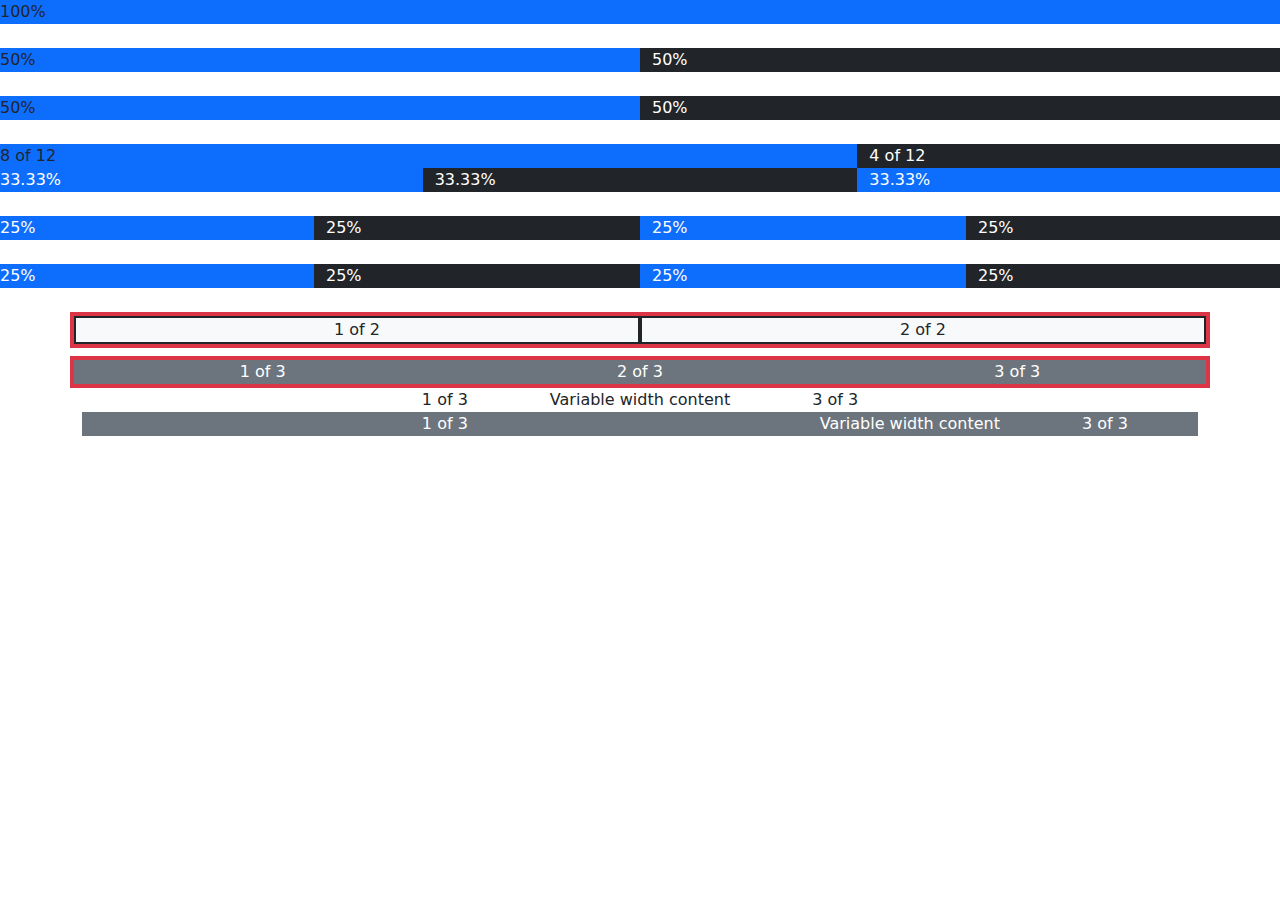
<file: grid-demo.html>
<!DOCTYPE html>
<html lang="en">
  <head>
    <head>
      <meta charset="UTF-8" />
      <meta name="viewport" content="width=device-width, initial-scale=1.0" />
      <title>Bootstrap Lecture - Grid</title>

      <!-- Latest compiled and minified CSS -->
      <link
        href="https://cdn.jsdelivr.net/npm/bootstrap@5.3.3/dist/css/bootstrap.min.css"
        rel="stylesheet"
      />
      <!-- Latest compiled JavaScript -->
      <script src="https://cdn.jsdelivr.net/npm/bootstrap@5.3.3/dist/js/bootstrap.bundle.min.js"></script>

      <!-- Bootstrap Icons -->
      <link
        href="https://cdn.jsdelivr.net/npm/bootstrap-icons@1.7.2/font/bootstrap-icons.css"
        rel="stylesheet"
      />
    </head>
  </head>
  <body>
    <div class="row">
      <div class="col bg-primary">100%</div>
    </div>
    <br />

    <div class="row">
      <div class="col-6 bg-primary">50%</div>
      <div class="col-6 bg-dark text-white">50%</div>
    </div>
    <br />

    <div class="row">
      <div class="col-sm-6 bg-primary">50%</div>
      <div class="col-sm-6 bg-dark text-white">50%</div>
    </div>
    <br />
    <div class="row">
      <div class="col-8 bg-primary">8 of 12</div>
      <div class="col-4 bg-dark text-white">4 of 12</div>
    </div>

    
  <div class="row">
    <div class="col-sm-4 bg-primary text-white">33.33%</div>
    <div class="col-sm-4 bg-dark text-white">33.33%</div>
    <div class="col-sm-4 bg-primary text-white">33.33%</div>
  </div>

  <br>

  <div class="row">
    <div class="col-sm bg-primary text-white">25%</div>
    <div class="col-sm bg-dark text-white">25%</div>
    <div class="col-sm bg-primary text-white">25%</div>
    <div class="col-sm bg-dark text-white">25%</div>
  </div>

  <br>
    
  <div class="row">
    <div class="col bg-primary text-white">25%</div>
    <div class="col bg-dark text-white">25%</div>
    <div class="col bg-primary text-white">25%</div>
    <div class="col bg-dark text-white">25%</div>
  </div>

  <br>

  <div class="container text-center">
    <div class="row bg-light border border-4 border-danger mb-2">
      <div class="col border border-2 border-dark">
        1 of 2
      </div>
      <div class="col border border-2 border-dark">
        2 of 2
      </div>
    </div>

    <div class="row bg-secondary text-white border border-4 border-danger">
      <div class="col-sm">
        1 of 3
      </div>
      <div class="col-sm">
        2 of 3
      </div>
      <div class="col-sm">
        3 of 3
      </div>
    </div>


    <div class="container text-center">
      <div class="row justify-content-center">
        <div class="col col-lg-2">
          1 of 3
        </div>
        <div class="col-md-auto">
          Variable width content
        </div>
        <div class="col col-lg-2">
          3 of 3
        </div>
      </div>
      <div class="row bg-secondary text-white">
        <div class="col">
          1 of 3
        </div>
        <div class="col-md-auto">
          Variable width content
        </div>
        <div class="col col-lg-2">
          3 of 3
        </div>
      </div>
    </div>
  </body>
</html>
</file>
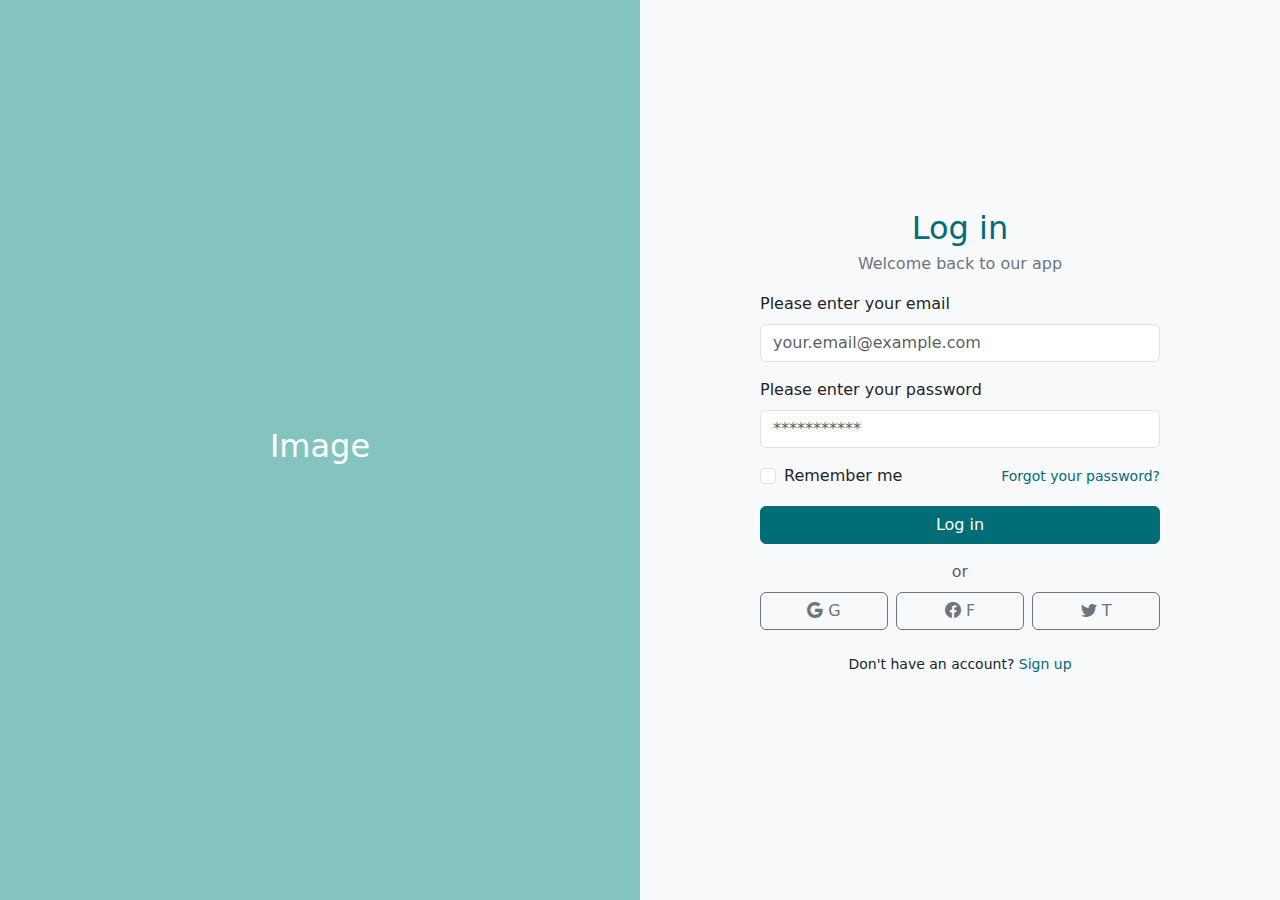
<file: login.html>
<!DOCTYPE html>
<html lang="en">
<head>
  <meta charset="UTF-8" />
  <meta name="viewport" content="width=device-width, initial-scale=1.0" />
  <title>Login Page</title>
  <link href="https://cdn.jsdelivr.net/npm/bootstrap@5.3.0/dist/css/bootstrap.min.css" rel="stylesheet">
  <link rel="stylesheet" href="styles.css">
</head>
<body>
  <div class="container-fluid vh-100 d-flex">
    <div class="row flex-grow-1 w-100">
      
      <!-- Left image column -->
      <div class="col-md-6 d-none d-md-flex align-items-center justify-content-center img-side">
        <div class="text-center">
          <h1 class="image-placeholder">Image</h1>
        </div>
      </div>

      <!-- Right login form -->
      <div class="col-md-6 d-flex align-items-center justify-content-center bg-light px-4">
        <div class="w-100" style="max-width: 400px;">
          <h2 class="text-center mb-1 text-main">Log in</h2>
          <p class="text-center text-secondary">Welcome back to our app</p>

          <form>
            <div class="mb-3">
              <label class="form-label">Please enter your email</label>
              <input type="email" class="form-control" placeholder="your.email@example.com">
            </div>

            <div class="mb-3">
              <label class="form-label">Please enter your password</label>
              <input type="password" class="form-control" placeholder="***********">
            </div>

            <div class="d-flex justify-content-between align-items-center mb-3">
              <div class="form-check">
                <input type="checkbox" class="form-check-input" id="rememberMe">
                <label class="form-check-label" for="rememberMe">Remember me</label>
              </div>
              <a href="#" class="text-decoration-none text-main small">Forgot your password?</a>
            </div>

            <div class="d-grid mb-3">
              <button type="submit" class="btn btn-primary">Log in</button>
            </div>

            <div class="text-center my-2 text-muted">or</div>

            <div class="d-flex justify-content-between">
              <button type="button" class="btn btn-outline-secondary w-100 me-2"><i class="bi bi-google"></i> G</button>
              <button type="button" class="btn btn-outline-secondary w-100 me-2"><i class="bi bi-facebook"></i> F</button>
              <button type="button" class="btn btn-outline-secondary w-100"><i class="bi bi-twitter"></i> T</button>
            </div>
          </form>

          <p class="text-center mt-4 small">Don't have an account? <a href="#" class="text-main text-decoration-none">Sign up</a></p>
        </div>
      </div>
    </div>
  </div>

  <!-- Bootstrap Icons (optional) -->
  <link href="https://cdn.jsdelivr.net/npm/bootstrap-icons@1.10.5/font/bootstrap-icons.css" rel="stylesheet">
</body>
</html>
</file>
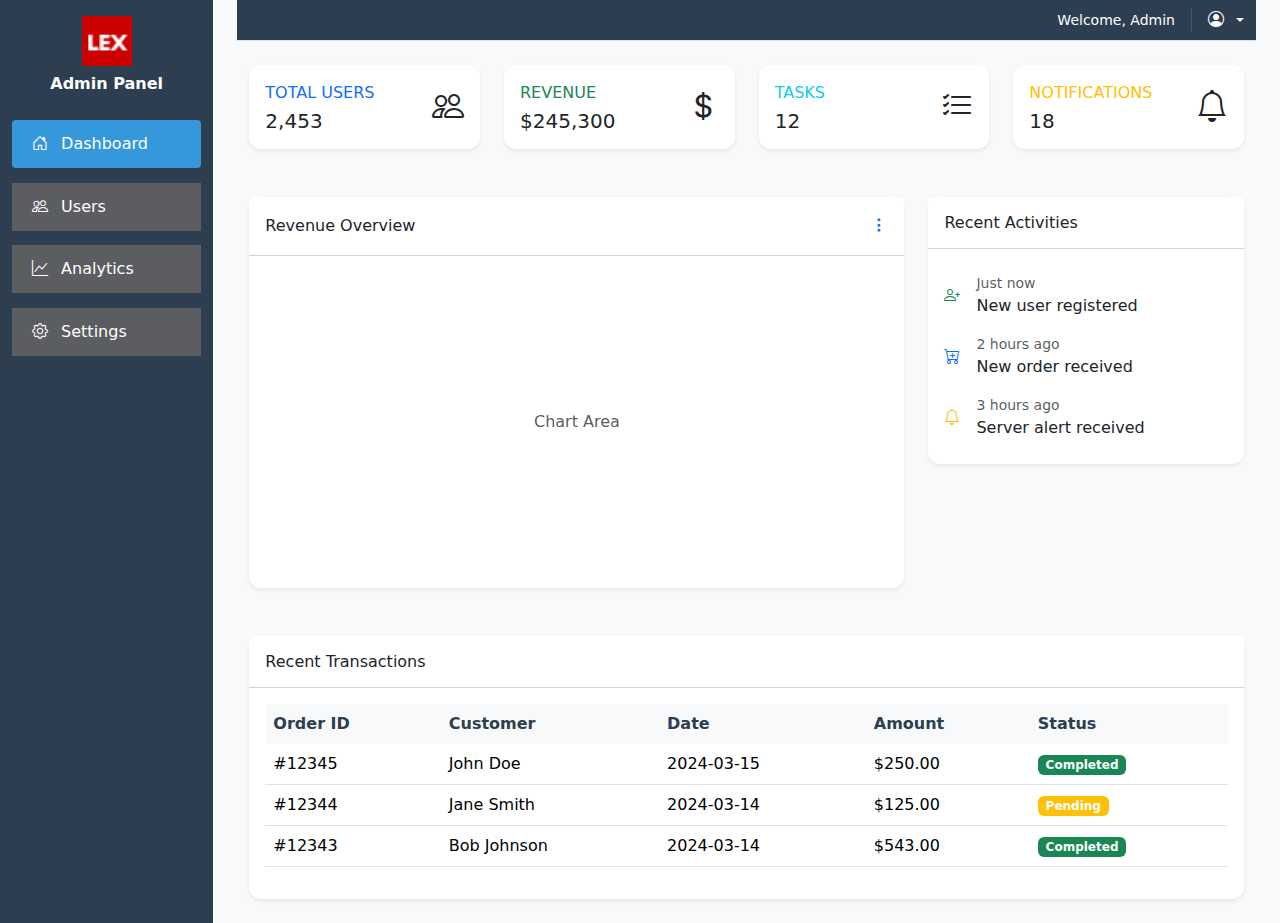
<file: project-demo/dashboard.html>
<!DOCTYPE html>
<html lang="en">
<head>
    <title>Dashboard</title>
    <meta charset="utf-8"/>
    <meta name="viewport" content="width=device-width, initial-scale=1"/>
    <!-- Bootstrap CSS -->
    <link href="https://cdn.jsdelivr.net/npm/bootstrap@5.3.3/dist/css/bootstrap.min.css" rel="stylesheet"/>
    <!-- Bootstrap Icons -->
    <link rel="stylesheet" href="https://cdn.jsdelivr.net/npm/bootstrap-icons@1.11.3/font/bootstrap-icons.min.css">
    <script src="https://cdn.jsdelivr.net/npm/bootstrap@5.3.3/dist/js/bootstrap.bundle.min.js"></script>
    <style>
        :root {
            --primary-color: #2c3e50;
            --secondary-color: #34495e;
            --accent-color: #3498db;
            --success-color: #27ae60;
            --warning-color: #f39c12;
            --danger-color: #e74c3c;
            --light-gray: #f8f9fa;
            --dark-gray: #5c5d60;
        }

        body {
            background-color: var(--light-gray);
        }

        .top-nav {
            background-color: var(--primary-color);
        }

        .sidebar {
            background-color: var(--primary-color);
            min-height: 100vh;
        }

        .sidebar .nav-link {
            color: #fff;
            background-color: var(--dark-gray);
            padding: 0.75rem 1.25rem;
            margin: 0.2rem 0;
        }

        .sidebar .nav-link:hover {
            color: #fff;
            background-color: var(--secondary-color);
            border-radius: 0.25rem;
        }

        .sidebar .nav-link.active {
            color: #fff;
            background-color: var(--accent-color);
            border-radius: 0.25rem;
        }

        .card {
            border: none;
            border-radius: 0.75rem;
        }

        .card-header {
            background-color: #fff;
        }

        .table thead th {
            background-color: var(--light-gray);
            border-bottom: none;
            color: var(--primary-color);
        }


    </style>

</head>
<body>
<div class="container-fluid">
    <div class="row">
        <!-- Sidebar -->
        <nav class="col-md-3 col-lg-2 d-md-block sidebar collapse">
            <div class="sidebar-sticky pt-3">
                <div class="text-center mb-4">
                    <img src="logo.png" alt="Logo" height="50" class="mb-2">
                    <h6 class="text-white fw-bold">Admin Panel</h6>
                </div>
                <ul class="nav flex-column">
                    <li class="nav-item mb-2">
                        <a class="nav-link active" href="#">
                            <i class="bi bi-house-door me-2"></i>
                            Dashboard
                        </a>
                    </li>
                    <li class="nav-item mb-2">
                        <a class="nav-link" href="#">
                            <i class="bi bi-people me-2"></i>
                            Users
                        </a>
                    </li>
                    <li class="nav-item mb-2">
                        <a class="nav-link" href="#">
                            <i class="bi bi-graph-up me-2"></i>
                            Analytics
                        </a>
                    </li>
                    <li class="nav-item mb-2">
                        <a class="nav-link" href="#">
                            <i class="bi bi-gear me-2"></i>
                            Settings
                        </a>
                    </li>
                </ul>
            </div>
        </nav>

        <!-- Main Content -->
        <main class="col-md-9 ms-sm-auto col-lg-10 px-md-4">
            <!-- Top Navigation -->
            <nav class="navbar navbar-expand-lg navbar-dark border-bottom mb-4 top-nav">
                <div class="container-fluid">
                    <button class="navbar-toggler d-md-none" type="button" data-bs-toggle="collapse"
                            data-bs-target=".sidebar">
                        <span class="navbar-toggler-icon"></span>
                    </button>
                    <div class="d-flex align-items-center ms-auto gap-3">
                        <div class="text-white d-none d-sm-block">
                            <small>Welcome, Admin</small>
                        </div>
                        <div class="vr d-none d-sm-block text-white-50"></div>
                        <div class="dropdown">
                            <a class="nav-link dropdown-toggle d-flex align-items-center gap-2  text-white" href="#" role="button"
                               data-bs-toggle="dropdown">
                                <i class="bi bi-person-circle"></i>
                            </a>
                            <ul class="dropdown-menu dropdown-menu-dark dropdown-menu-end">
                                <li><a class="dropdown-item" href="#"><i class="bi bi-person me-2"></i>Profile</a></li>
                                <li><a class="dropdown-item" href="#"><i class="bi bi-gear me-2"></i>Settings</a></li>
                                <li>
                                    <hr class="dropdown-divider">
                                </li>
                                <li><a class="dropdown-item text-danger" href="#"><i
                                        class="bi bi-box-arrow-right me-2"></i>Logout</a></li>
                            </ul>
                        </div>
                    </div>
                </div>
            </nav>

            <!-- Dashboard Content -->
            <div class="container-fluid">
                <!-- Statistics Cards -->
                <div class="row mb-4">
                    <div class="col-xl-3 col-md-6 mb-4">
                        <div class="card stat-card border-0 shadow-sm" style="border-left-color: #4e73df !important;">
                            <div class="card-body">
                                <div class="row align-items-center">
                                    <div class="col">
                                        <div class="text-xs font-weight-bold text-primary text-uppercase mb-1">
                                            Total Users
                                        </div>
                                        <div class="h5 mb-0 font-weight-bold">2,453</div>
                                    </div>
                                    <div class="col-auto">
                                        <i class="bi bi-people fs-2 text-gray-300"></i>
                                    </div>
                                </div>
                            </div>
                        </div>
                    </div>

                    <div class="col-xl-3 col-md-6 mb-4">
                        <div class="card stat-card border-0 shadow-sm" style="border-left-color: #1cc88a !important;">
                            <div class="card-body">
                                <div class="row align-items-center">
                                    <div class="col">
                                        <div class="text-xs font-weight-bold text-success text-uppercase mb-1">
                                            Revenue
                                        </div>
                                        <div class="h5 mb-0 font-weight-bold">$245,300</div>
                                    </div>
                                    <div class="col-auto">
                                        <i class="bi bi-currency-dollar fs-2 text-gray-300"></i>
                                    </div>
                                </div>
                            </div>
                        </div>
                    </div>

                    <div class="col-xl-3 col-md-6 mb-4">
                        <div class="card stat-card border-0 shadow-sm" style="border-left-color: #36b9cc !important;">
                            <div class="card-body">
                                <div class="row align-items-center">
                                    <div class="col">
                                        <div class="text-xs font-weight-bold text-info text-uppercase mb-1">
                                            Tasks
                                        </div>
                                        <div class="h5 mb-0 font-weight-bold">12</div>
                                    </div>
                                    <div class="col-auto">
                                        <i class="bi bi-list-check fs-2 text-gray-300"></i>
                                    </div>
                                </div>
                            </div>
                        </div>
                    </div>

                    <div class="col-xl-3 col-md-6 mb-4">
                        <div class="card stat-card border-0 shadow-sm" style="border-left-color: #f6c23e !important;">
                            <div class="card-body">
                                <div class="row align-items-center">
                                    <div class="col">
                                        <div class="text-xs font-weight-bold text-warning text-uppercase mb-1">
                                            Notifications
                                        </div>
                                        <div class="h5 mb-0 font-weight-bold">18</div>
                                    </div>
                                    <div class="col-auto">
                                        <i class="bi bi-bell fs-2 text-gray-300"></i>
                                    </div>
                                </div>
                            </div>
                        </div>
                    </div>
                </div>

                <!-- Charts Row -->
                <div class="row mb-4">
                    <div class="col-xl-8 col-lg-7">
                        <div class="card shadow-sm mb-4">
                            <div class="card-header py-3 d-flex align-items-center justify-content-between">
                                <h6 class="m-0 font-weight-bold">Revenue Overview</h6>
                                <div class="dropdown">
                                    <button class="btn btn-link p-0" type="button" data-bs-toggle="dropdown">
                                        <i class="bi bi-three-dots-vertical"></i>
                                    </button>
                                    <ul class="dropdown-menu dropdown-menu-end">
                                        <li><a class="dropdown-item" href="#">View Details</a></li>
                                        <li><a class="dropdown-item" href="#">Export Data</a></li>
                                    </ul>
                                </div>
                            </div>
                            <div class="card-body">
                                <div class="chart-area" style="height: 300px;">
                                    <!-- Add your chart here -->
                                    <div class="d-flex justify-content-center align-items-center h-100 text-muted">
                                        Chart Area
                                    </div>
                                </div>
                            </div>
                        </div>
                    </div>

                    <div class="col-xl-4 col-lg-5">
                        <div class="card shadow-sm mb-4">
                            <div class="card-header py-3">
                                <h6 class="m-0 font-weight-bold">Recent Activities</h6>
                            </div>
                            <div class="card-body">
                                <div class="list-group list-group-flush">
                                    <div class="list-group-item border-0 px-0">
                                        <div class="d-flex align-items-center">
                                            <div class="flex-shrink-0">
                                                <i class="bi bi-person-plus text-success"></i>
                                            </div>
                                            <div class="flex-grow-1 ms-3">
                                                <div class="small text-muted">Just now</div>
                                                <div>New user registered</div>
                                            </div>
                                        </div>
                                    </div>
                                    <div class="list-group-item border-0 px-0">
                                        <div class="d-flex align-items-center">
                                            <div class="flex-shrink-0">
                                                <i class="bi bi-cart-plus text-primary"></i>
                                            </div>
                                            <div class="flex-grow-1 ms-3">
                                                <div class="small text-muted">2 hours ago</div>
                                                <div>New order received</div>
                                            </div>
                                        </div>
                                    </div>
                                    <div class="list-group-item border-0 px-0">
                                        <div class="d-flex align-items-center">
                                            <div class="flex-shrink-0">
                                                <i class="bi bi-bell text-warning"></i>
                                            </div>
                                            <div class="flex-grow-1 ms-3">
                                                <div class="small text-muted">3 hours ago</div>
                                                <div>Server alert received</div>
                                            </div>
                                        </div>
                                    </div>
                                </div>
                            </div>
                        </div>
                    </div>
                </div>

                <!-- Table -->
                <div class="card shadow-sm mb-4">
                    <div class="card-header py-3">
                        <h6 class="m-0 font-weight-bold">Recent Transactions</h6>
                    </div>
                    <div class="card-body">
                        <div class="table-responsive">
                            <table class="table table-hover">
                                <thead>
                                <tr>
                                    <th>Order ID</th>
                                    <th>Customer</th>
                                    <th>Date</th>
                                    <th>Amount</th>
                                    <th>Status</th>
                                </tr>
                                </thead>
                                <tbody>
                                <tr>
                                    <td>#12345</td>
                                    <td>John Doe</td>
                                    <td>2024-03-15</td>
                                    <td>$250.00</td>
                                    <td><span class="badge bg-success">Completed</span></td>
                                </tr>
                                <tr>
                                    <td>#12344</td>
                                    <td>Jane Smith</td>
                                    <td>2024-03-14</td>
                                    <td>$125.00</td>
                                    <td><span class="badge bg-warning">Pending</span></td>
                                </tr>
                                <tr>
                                    <td>#12343</td>
                                    <td>Bob Johnson</td>
                                    <td>2024-03-14</td>
                                    <td>$543.00</td>
                                    <td><span class="badge bg-success">Completed</span></td>
                                </tr>
                                </tbody>
                            </table>
                        </div>
                    </div>
                </div>
            </div>
        </main>
    </div>
</div>
</body>
</html>
</file>
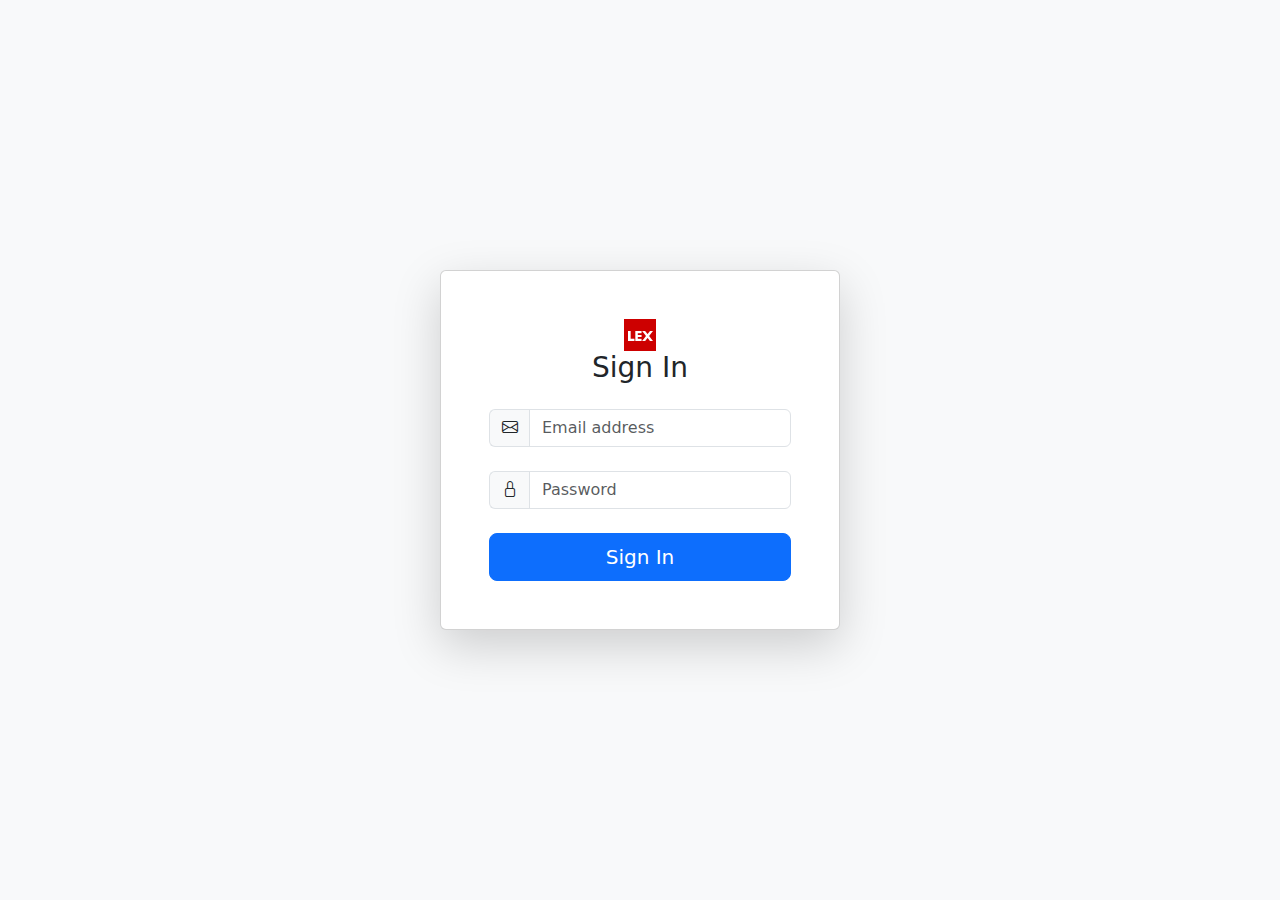
<file: project-demo/login.html>
<!DOCTYPE html>
<html lang="en">
<head>
    <title>Login</title>
    <meta charset="utf-8"/>
    <meta name="viewport" content="width=device-width, initial-scale=1"/>
    <!-- Bootstrap CSS -->
    <link href="https://cdn.jsdelivr.net/npm/bootstrap@5.3.3/dist/css/bootstrap.min.css" rel="stylesheet"/>
    <!-- Bootstrap Icons -->
    <link rel="stylesheet" href="https://cdn.jsdelivr.net/npm/bootstrap-icons@1.11.3/font/bootstrap-icons.min.css">
    <script src="https://cdn.jsdelivr.net/npm/bootstrap@5.3.3/dist/js/bootstrap.bundle.min.js"></script>
    <style>
        .form-control:focus {
            box-shadow: none;
            border-color: #007bff;
        }
    </style>
</head>
<body class="bg-light">
<div class="container min-vh-100 d-flex align-items-center justify-content-center">
    <div class="card shadow-lg" style="width: 400px;">
        <div class="card-body p-5">
            <div class="text-center">
                <img src="logo.png" alt="Company Logo" class="login-logo">
            </div>
            <h3 class="card-title text-center mb-4">Sign In</h3>
            <form>
                <div class="mb-4">
                    <div class="input-group">
                        <span class="input-group-text border-end-0">
                            <i class="bi bi-envelope"></i>
                        </span>
                        <input type="email" class="form-control" id="email" placeholder="Email address" />
                    </div>
                </div>
                <div class="mb-4">
                    <div class="input-group">
                        <span class="input-group-text border-end-0">
                            <i class="bi bi-lock"></i>
                        </span>
                        <input type="password" class="form-control" id="password" placeholder="Password" />
                    </div>
                </div>
                <div class="d-grid gap-2">
                    <button type="submit" class="btn btn-primary btn-lg">Sign In</button>
                </div>
            </form>
        </div>
    </div>
</div>
</body>
</html>
</file>
<file: styles.css>
body {
  background-color: #edf6f9;
}

.img-side {
  background-color: #83c5be;
}

.image-placeholder {
  font-size: 2rem;
  color: #fff;
}

.text-main {
  color: #006d77;
}

.btn-primary {
  background-color: #006d77;
  border-color: #006d77;
}

.btn-primary:hover {
  background-color: #005b67;
  border-color: #005b67;
}
</file>
